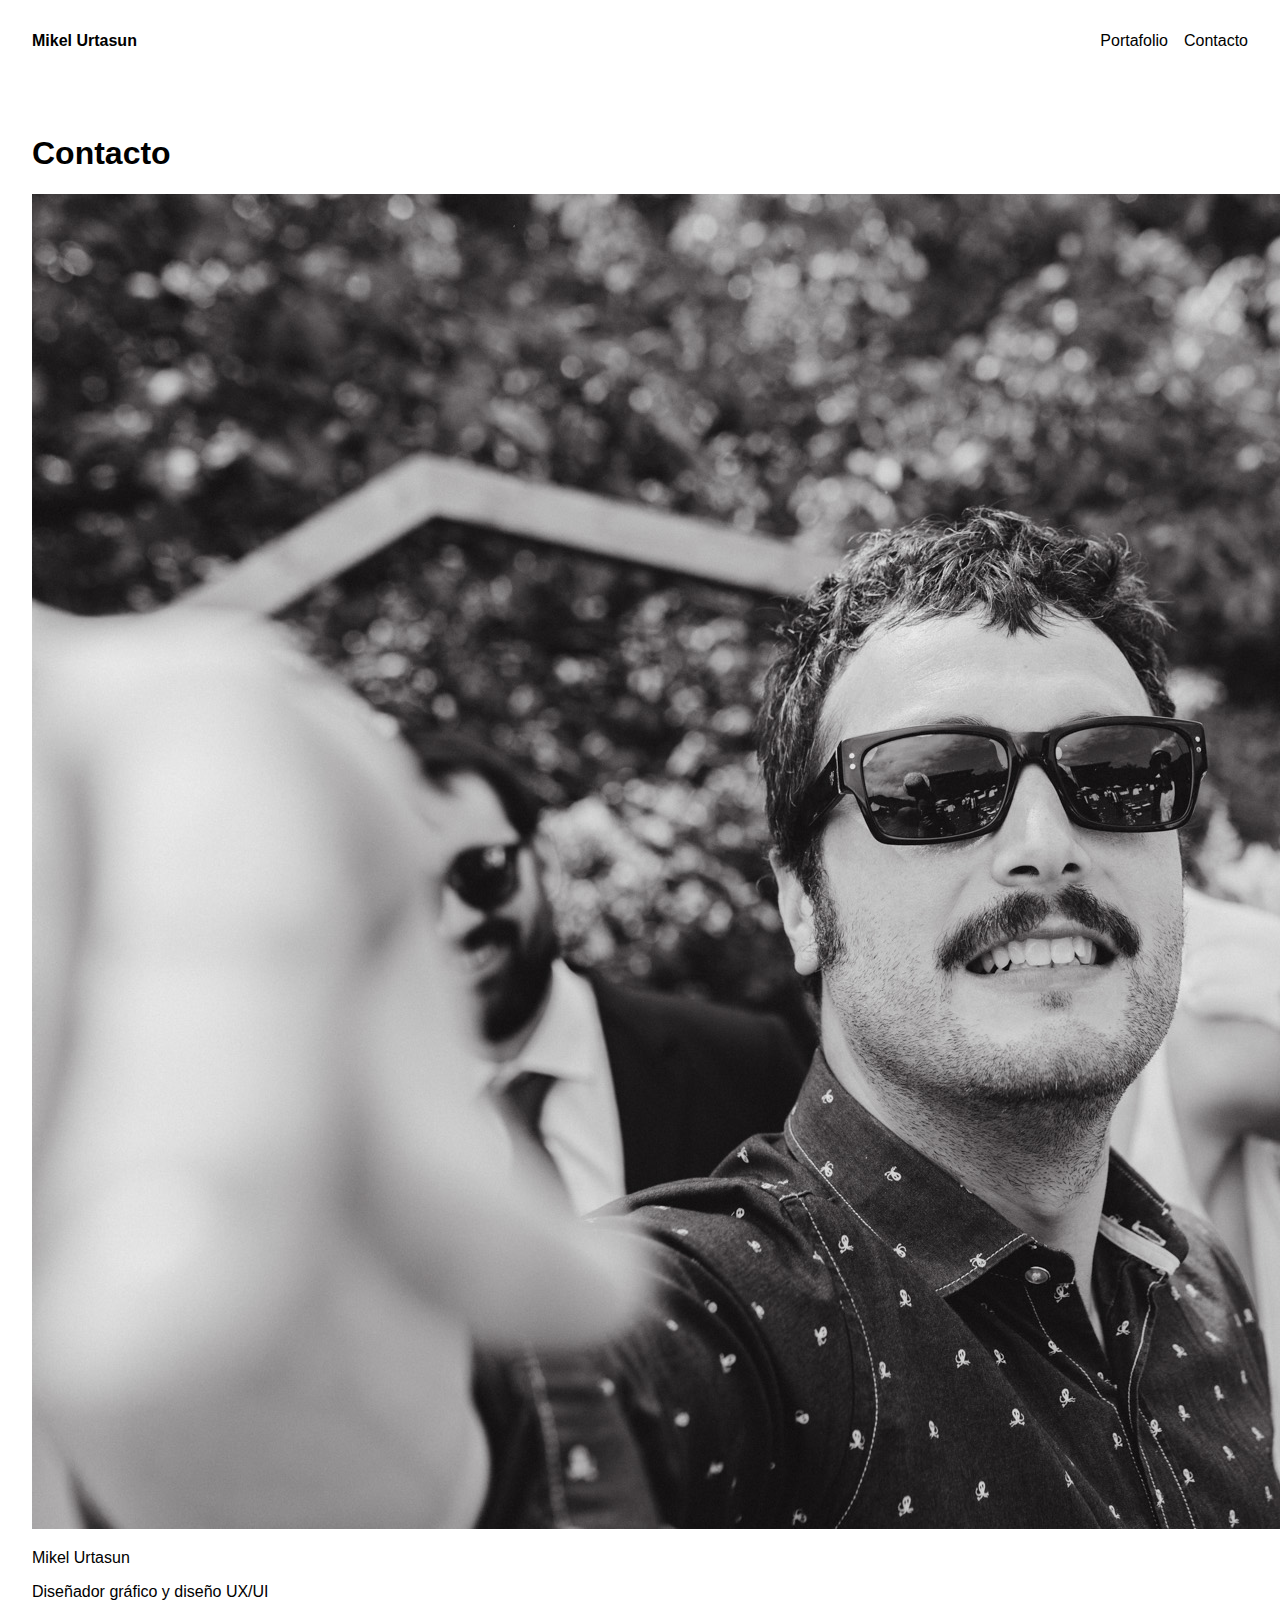
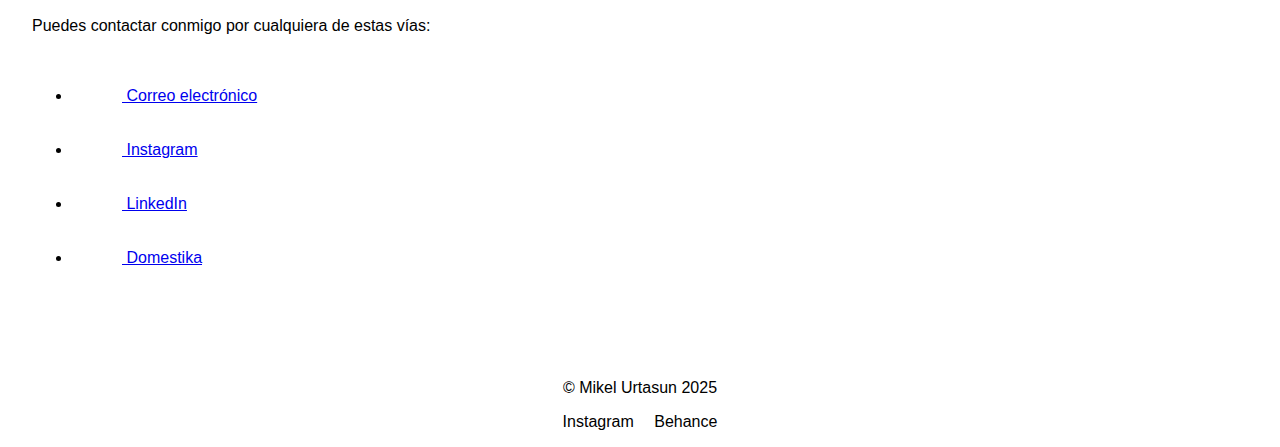
<file: contacto.html>
<!DOCTYPE html>
<html lang="es">
<head>
    <meta charset="UTF-8">
    <meta name="viewport" content="width=device-width, initial-scale=1.0">
    <title>Contacto - Mikel Urtasun</title>
    <link rel="stylesheet" href="assets/css/style.css" />
</head>
<body>
  <!-- CABECERA -->
  <header>
    <div class="logo">Mikel Urtasun</div>
    <nav>
      <ul>
        <li><a href="index.html">Portafolio</a></li>
        <li><a href="contacto.html">Contacto</a></li>
      </ul>
    </nav>
  </header>

    <main>
        <section class="contacto">
            <h1>Contacto</h1>
            <img src="assets/foto_perfil.jpg" alt="Foto de Mikel Urtasun" class="foto-perfil">
            <p>Mikel Urtasun</p>
            <p>Diseñador gráfico y diseño UX/UI</p>
            <p>Puedes contactar conmigo por cualquiera de estas vías:</p>
            <ul class="contacto-lista">
                <li>
                    <a href="mailto:mikelurtasun.89@gmail.com">
                        <img src="assets/icono_email.png" alt="Correo electrónico"> Correo electrónico
                    </a>
                </li>
                <li>
                    <a href="https://www.instagram.com/mikel_urtasun" target="_blank">
                        <img src="assets/icono_instagram.png" alt="Instagram"> Instagram
                    </a>
                </li>
                <li>
                    <a href="https://www.linkedin.com/in/mikelurtasun" target="_blank">
                        <img src="assets/icono_linkedin.png" alt="LinkedIn"> LinkedIn
                    </a>
                </li>
                <li>
                    <a href="https://www.domestika.org/es/mikel_urtasun" target="_blank">
                        <img src="assets/icono_domestika.png" alt="Domestika"> Domestika
                    </a>
                </li>
            </ul>
        </section>
    </main>

<!-- PIE DE PÁGINA -->
<footer>
    <p>© Mikel Urtasun 2025</p>
    <div class="social-links">
      <a href="https://instagram.com/mikel_urtasun" target="_blank">Instagram</a>
      <a href="https://behance.net/mikelurtasun" target="_blank">Behance</a>
    </div>
  </footer>
</body>
</html>
</file>
<file: assets/css/style.css>
body {
    font-family: Arial, sans-serif;
    margin: 0;
    padding: 0;
  }
  
  header {
    background: #fff;
    color: #000;
    display: flex;
    justify-content: space-between;
    align-items: center;
    padding: 1rem 2rem;
  }
  
  header .logo {
    font-weight: bold;
  }
  
  nav ul {
    list-style: none;
    display: flex;
    gap: 1rem;
  }
  
  nav a {
    color: black;
    text-decoration: none;
  }
  
  main {
    padding: 2rem;
  }
  
  .grid-container {
    background: #eee;
    display: grid;
    grid-template-columns: repeat(3, 1fr);
    gap: 1.5rem;
  }
  
  .grid-item {
    border: 1px solid #ccc;
    padding: 1rem;
    text-align: center;
    background: #f9f9f9;
  }
  
  .grid-item img {
    max-width: 100%;
    height: auto;
  }
  
  footer {
    background: #fff;
    color: #000;
    text-align: center;
    padding: 1rem;
    margin-top: 2rem;
  }
  
  .social-links a {
    color: #000;
    margin: 0 0.5rem;
    text-decoration: none;
  }

  .detalle-imagenes {
    display: flex;
    flex-wrap: wrap;
    gap: 1rem;
    margin: 1rem 0;
  }
  
  .detalle-imagenes img {
    max-width: 100%;
    width: 300px;
    height: auto;
  }
  
  .detalle-video {
    margin-top: 2rem;
  }
</file>
